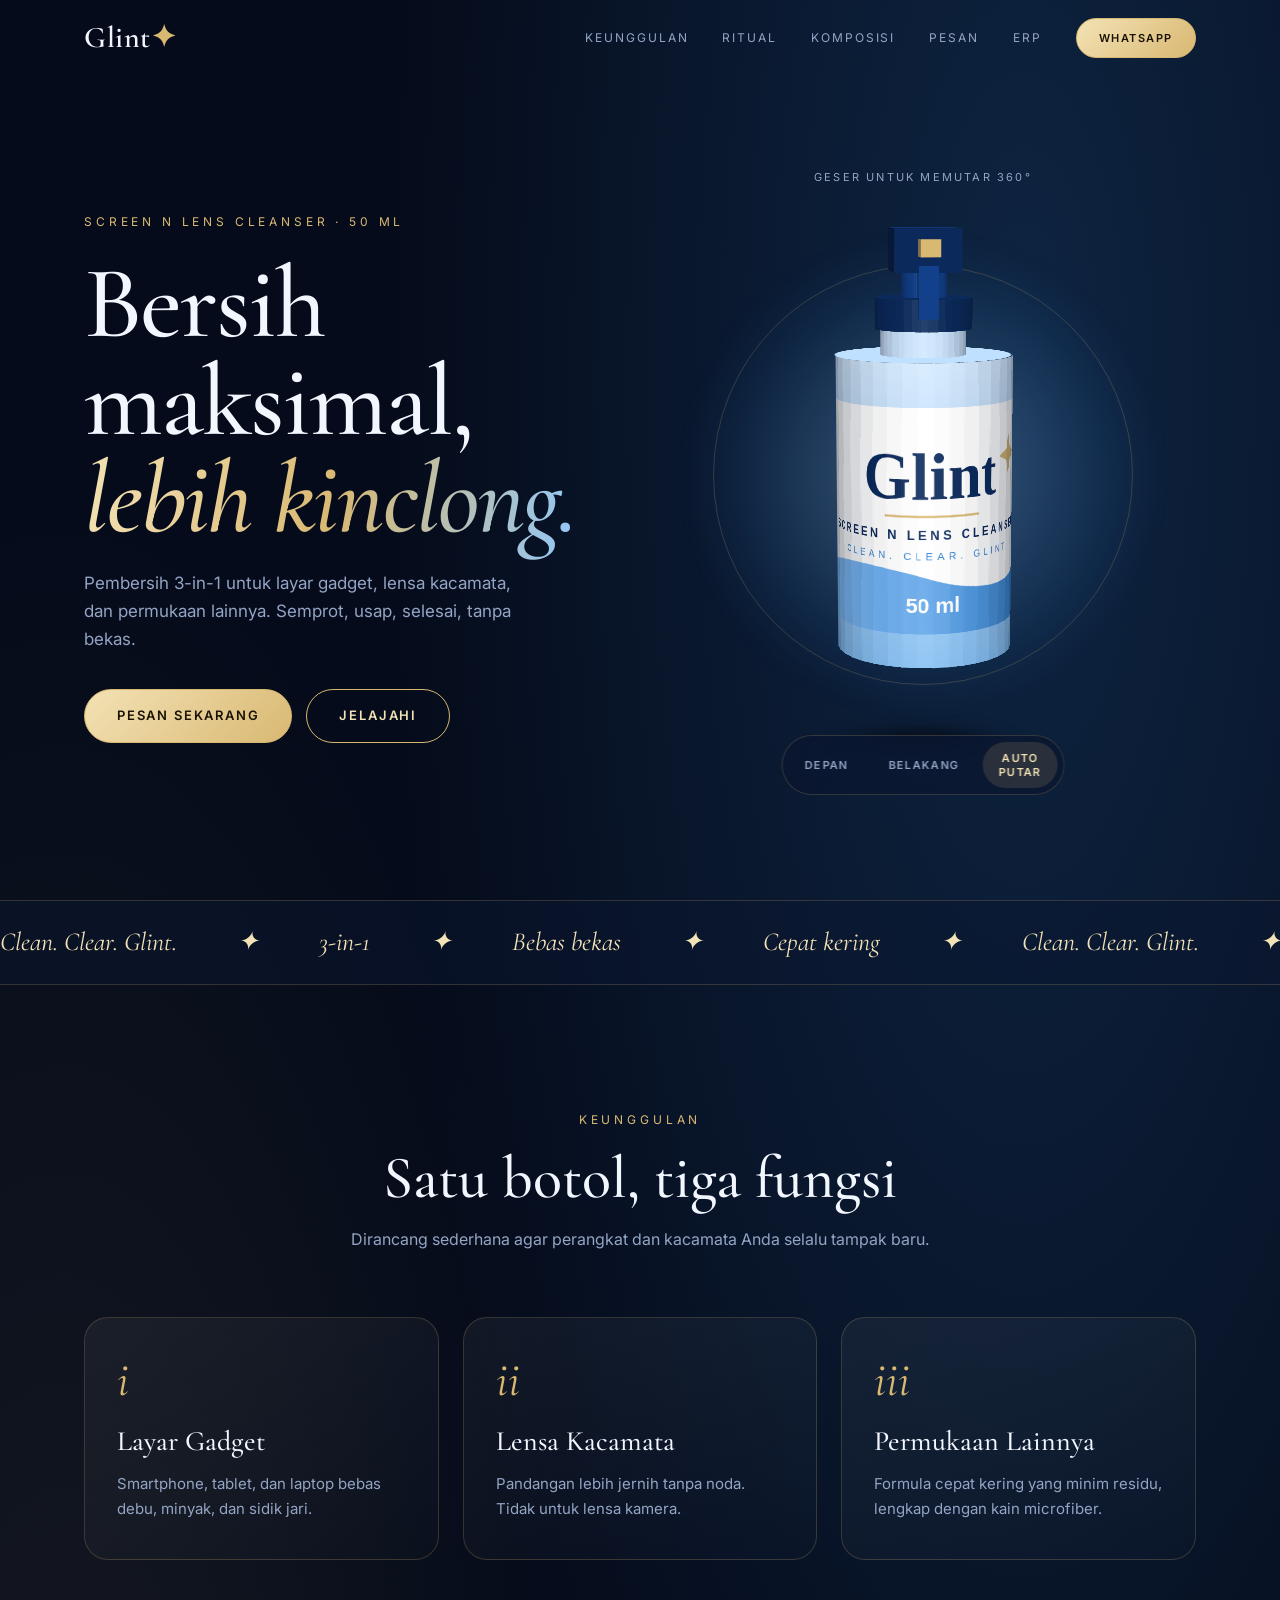
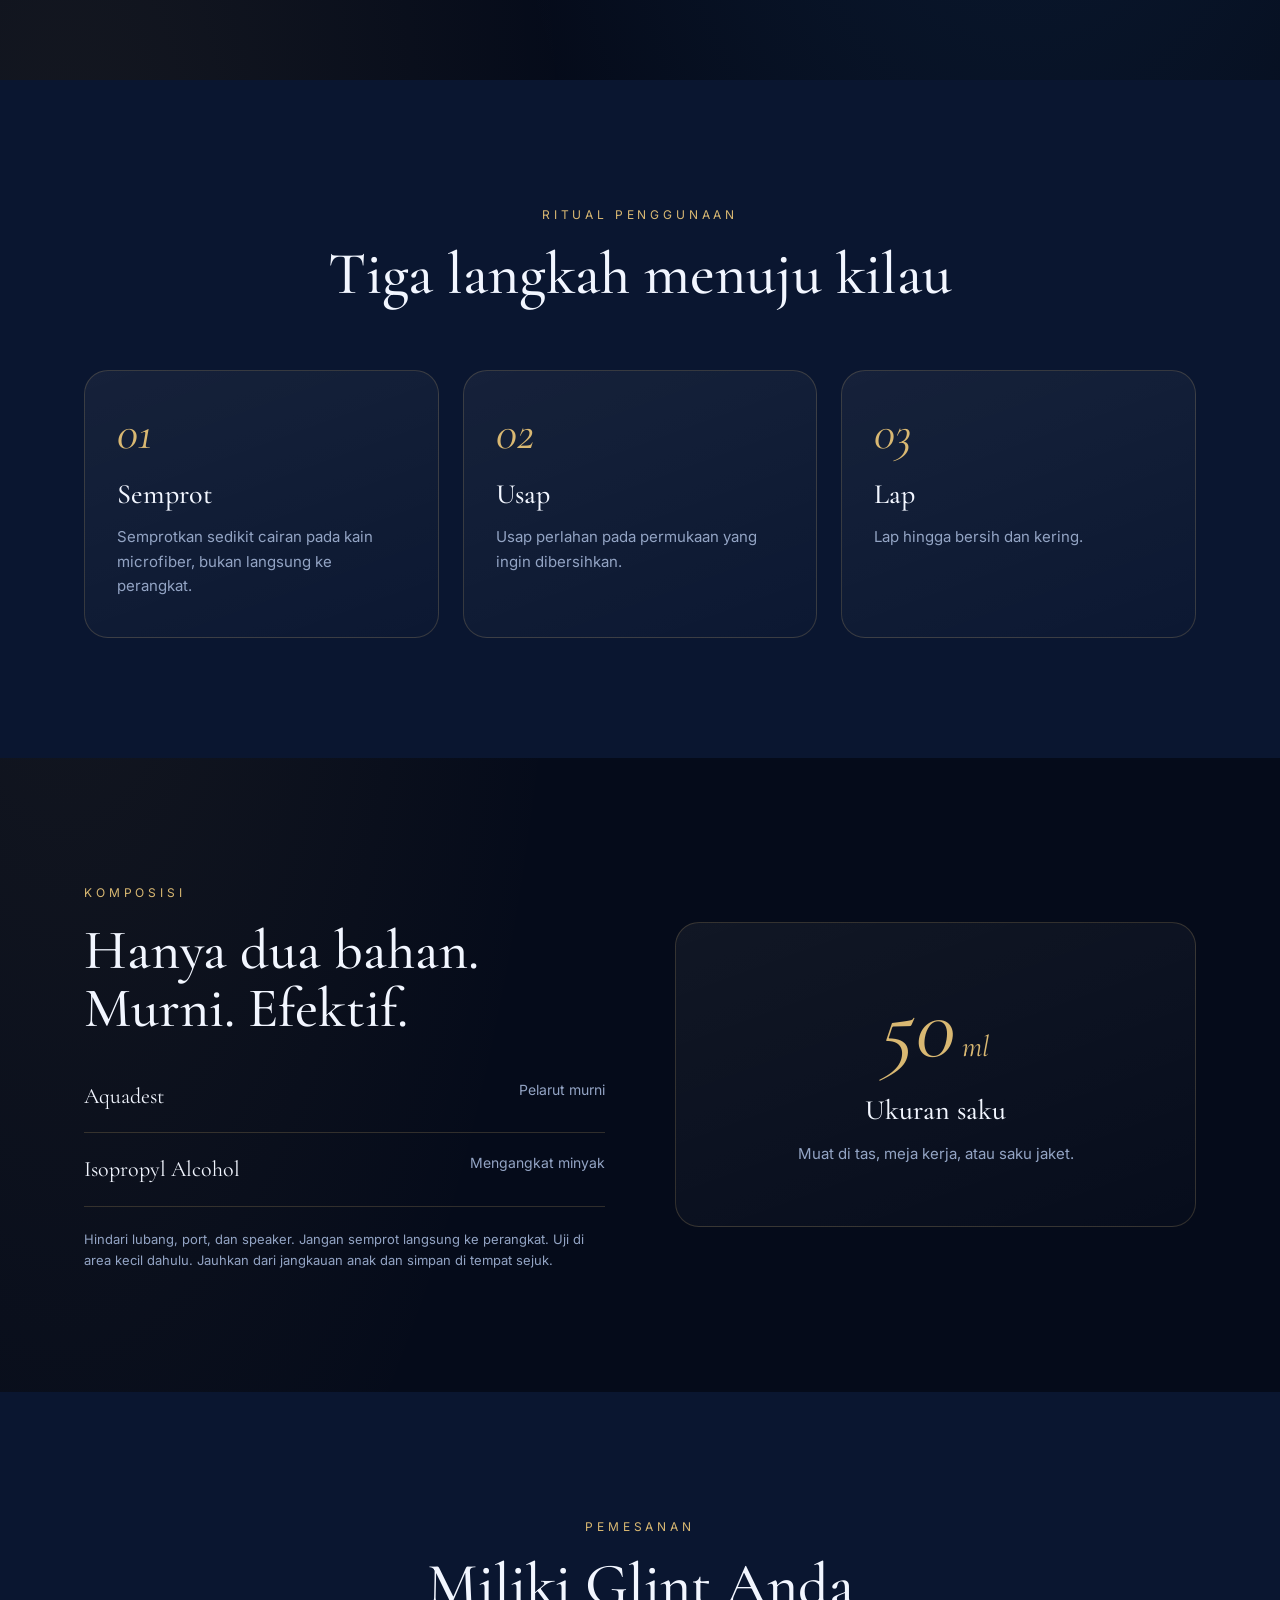
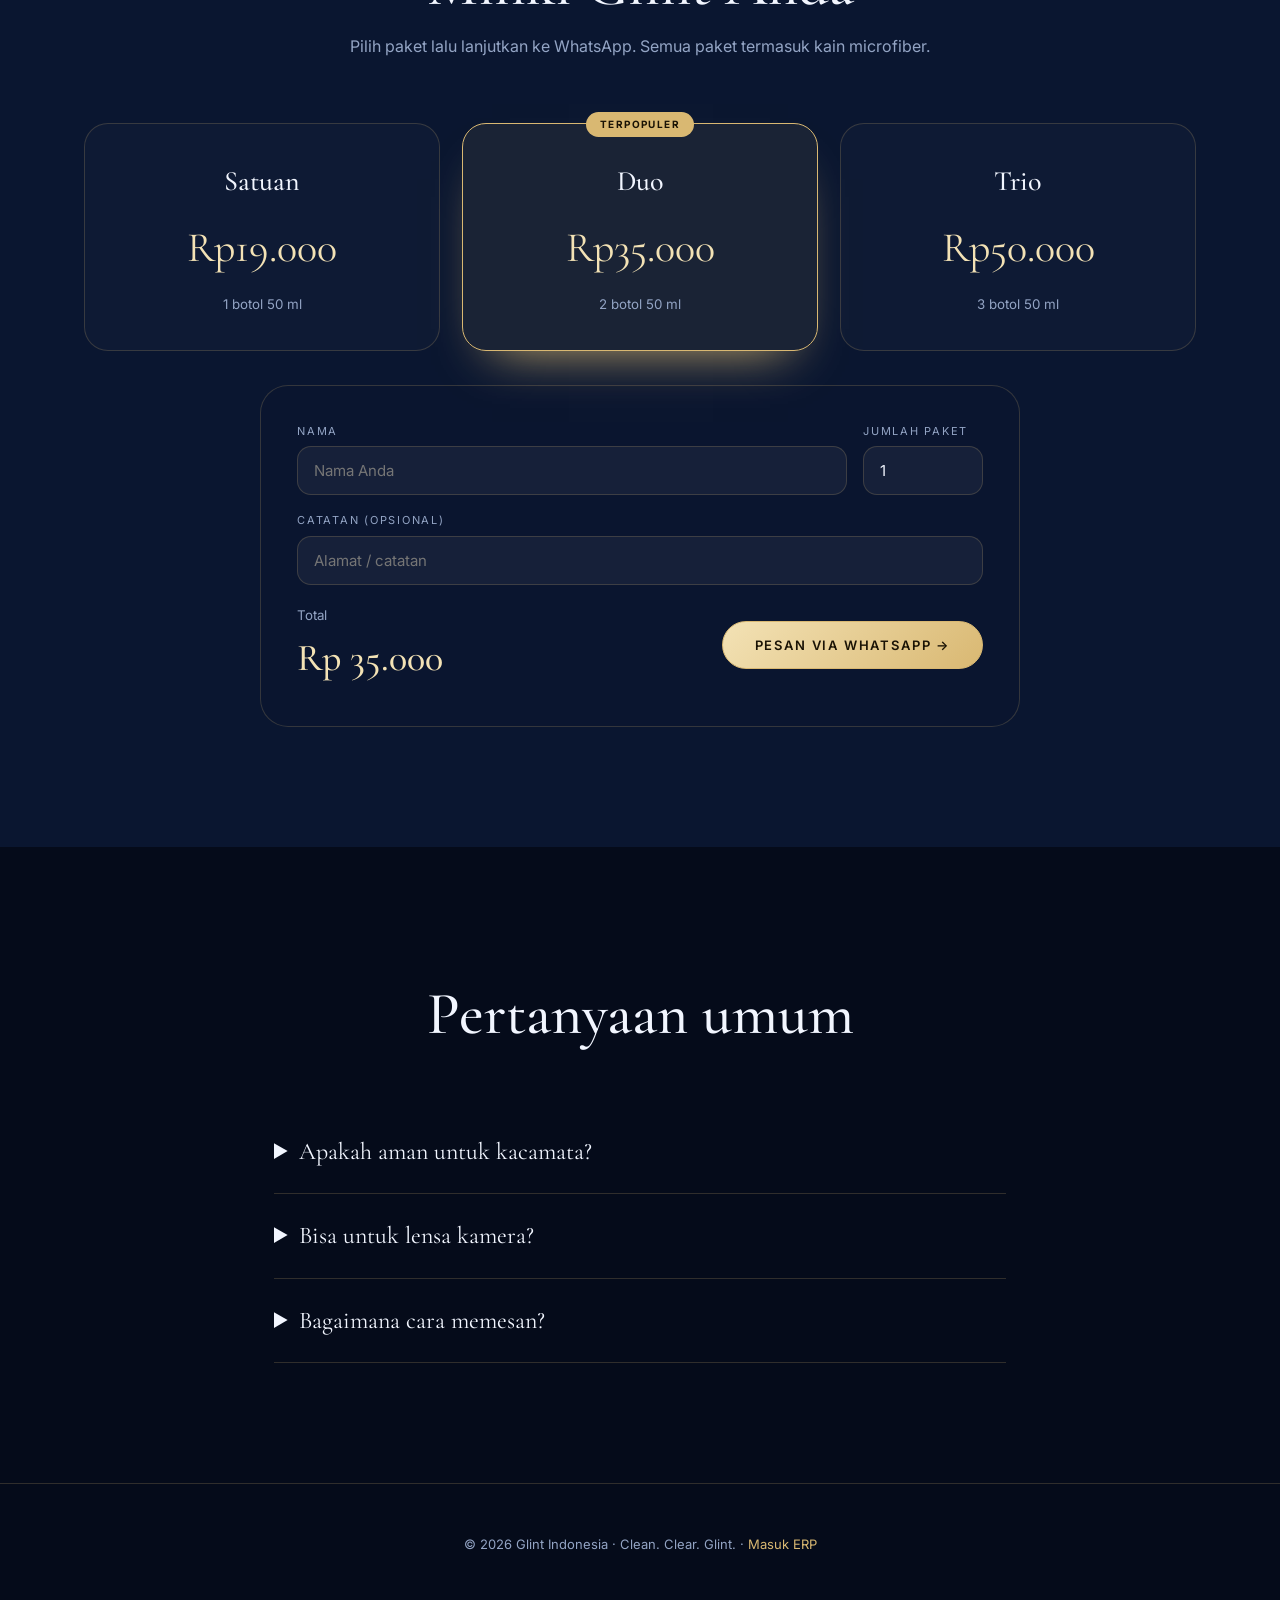
<file: index.html>
<!DOCTYPE html>
<html lang="id"><head><meta charset="utf-8"><meta name="viewport" content="width=device-width,initial-scale=1">
<title>Glint | Screen n Lens Cleanser</title>
<link href="https://fonts.googleapis.com/css2?family=Cormorant+Garamond:ital,wght@0,500;0,600;1,500&family=Inter:wght@400;500;600&display=swap" rel="stylesheet">
<link rel="stylesheet" href="css/style.css"></head><body>
<nav id="nav"><div class="wrap nv"><a class="logo" href="#top">Glint<i>✦</i></a>
<div class="links" id="links"><a href="#fitur">Keunggulan</a><a href="#cara">Ritual</a><a href="#komposisi">Komposisi</a><a href="#pesan">Pesan</a><a href="erp.html">ERP</a><a class="btn sm wa-quick" href="#">WhatsApp</a></div>
<button id="burger" aria-label="Menu">☰</button></div></nav>

<header class="hero" id="top"><div class="wrap hg">
<div class="rv"><span class="eyebrow">Screen n Lens Cleanser · 50 ml</span>
<h1>Bersih maksimal, <em>lebih kinclong.</em></h1>
<p class="lead">Pembersih 3-in-1 untuk layar gadget, lensa kacamata, dan permukaan lainnya. Semprot, usap, selesai, tanpa bekas.</p>
<div class="cta"><a class="btn" href="#pesan">Pesan Sekarang</a><a class="btn ghost" href="#fitur">Jelajahi</a></div></div>
<div class="viewer rv"><div class="halo"></div><div class="ring"></div><div class="floor"></div>
<div id="bottle3d"><div class="rig"></div></div><div class="hint">Geser untuk memutar 360°</div>
<div class="vctl"><button data-b3d="front">Depan</button><button data-b3d="back">Belakang</button><button data-b3d="spin" class="on">Auto Putar</button></div></div></div></header>

<div class="mq"><div><span>Clean. Clear. Glint.</span><span>✦</span><span>3-in-1</span><span>✦</span><span>Bebas bekas</span><span>✦</span><span>Cepat kering</span><span>✦</span><span>Clean. Clear. Glint.</span><span>✦</span><span>3-in-1</span><span>✦</span><span>Bebas bekas</span><span>✦</span><span>Cepat kering</span><span>✦</span></div></div>

<section id="fitur"><div class="wrap"><div class="hd rv"><span class="eyebrow">Keunggulan</span><h2>Satu botol, tiga fungsi</h2><p>Dirancang sederhana agar perangkat dan kacamata Anda selalu tampak baru.</p></div>
<div class="g3"><div class="card rv"><div class="n">i</div><h3>Layar Gadget</h3><p>Smartphone, tablet, dan laptop bebas debu, minyak, dan sidik jari.</p></div>
<div class="card rv"><div class="n">ii</div><h3>Lensa Kacamata</h3><p>Pandangan lebih jernih tanpa noda. Tidak untuk lensa kamera.</p></div>
<div class="card rv"><div class="n">iii</div><h3>Permukaan Lainnya</h3><p>Formula cepat kering yang minim residu, lengkap dengan kain microfiber.</p></div></div></div></section>

<section id="cara" style="background:var(--bg2)"><div class="wrap"><div class="hd rv"><span class="eyebrow">Ritual Penggunaan</span><h2>Tiga langkah menuju kilau</h2></div>
<div class="g3"><div class="card rv"><div class="n">01</div><h3>Semprot</h3><p>Semprotkan sedikit cairan pada kain microfiber, bukan langsung ke perangkat.</p></div>
<div class="card rv"><div class="n">02</div><h3>Usap</h3><p>Usap perlahan pada permukaan yang ingin dibersihkan.</p></div>
<div class="card rv"><div class="n">03</div><h3>Lap</h3><p>Lap hingga bersih dan kering.</p></div></div></div></section>

<section id="komposisi"><div class="wrap split"><div class="sp rv"><span class="eyebrow">Komposisi</span><h2>Hanya dua bahan. Murni. Efektif.</h2>
<ul class="il"><li>Aquadest <span>Pelarut murni</span></li><li>Isopropyl Alcohol <span>Mengangkat minyak</span></li></ul>
<p class="note">Hindari lubang, port, dan speaker. Jangan semprot langsung ke perangkat. Uji di area kecil dahulu. Jauhkan dari jangkauan anak dan simpan di tempat sejuk.</p></div>
<div class="card rv" style="text-align:center;padding:60px 30px"><div class="n" style="font-size:90px">50<small style="font-size:30px"> ml</small></div><h3>Ukuran saku</h3><p>Muat di tas, meja kerja, atau saku jaket.</p></div></div></section>

<section id="pesan" style="background:var(--bg2)"><div class="wrap"><div class="hd rv"><span class="eyebrow">Pemesanan</span><h2>Miliki Glint Anda</h2><p>Pilih paket lalu lanjutkan ke WhatsApp. Semua paket termasuk kain microfiber.</p></div>
<div class="pks rv"><div class="pk" data-p="satuan"><h3>Satuan</h3><div class="pr">Rp19.000</div><small>1 botol 50 ml</small></div>
<div class="pk sel" data-p="duo"><span class="bd">Terpopuler</span><h3>Duo</h3><div class="pr">Rp35.000</div><small>2 botol 50 ml</small></div>
<div class="pk" data-p="trio"><h3>Trio</h3><div class="pr">Rp50.000</div><small>3 botol 50 ml</small></div></div>
<div class="form rv"><div><label for="nama">Nama</label><input id="nama" placeholder="Nama Anda"></div><div><label for="qty">Jumlah paket</label><input id="qty" type="number" min="1" value="1"></div>
<div class="full"><label for="cat">Catatan (opsional)</label><input id="cat" placeholder="Alamat / catatan"></div>
<div class="full tt"><div><small style="color:var(--mut)">Total</small><br><b id="tot">Rp 35.000</b></div><button class="btn" id="order">Pesan via WhatsApp →</button></div></div></div></section>

<section><div class="wrap" style="max-width:780px"><div class="hd rv"><h2>Pertanyaan umum</h2></div><div class="faq rv">
<details><summary>Apakah aman untuk kacamata?</summary><p>Untuk lensa kacamata biasa. Untuk lensa berlapis khusus, uji di area kecil terlebih dahulu.</p></details>
<details><summary>Bisa untuk lensa kamera?</summary><p>Tidak. Glint tidak diperuntukkan untuk lensa kamera.</p></details>
<details><summary>Bagaimana cara memesan?</summary><p>Pilih paket, klik tombol pesan, dan Anda akan diarahkan langsung ke WhatsApp kami.</p></details></div></div></section>

<footer><div class="wrap">© 2026 Glint Indonesia · Clean. Clear. Glint. · <a href="erp.html">Masuk ERP</a></div></footer>
<script src="js/store.js"></script><script src="js/bottle3d.js"></script><script src="js/site.js"></script></body></html>
</file>
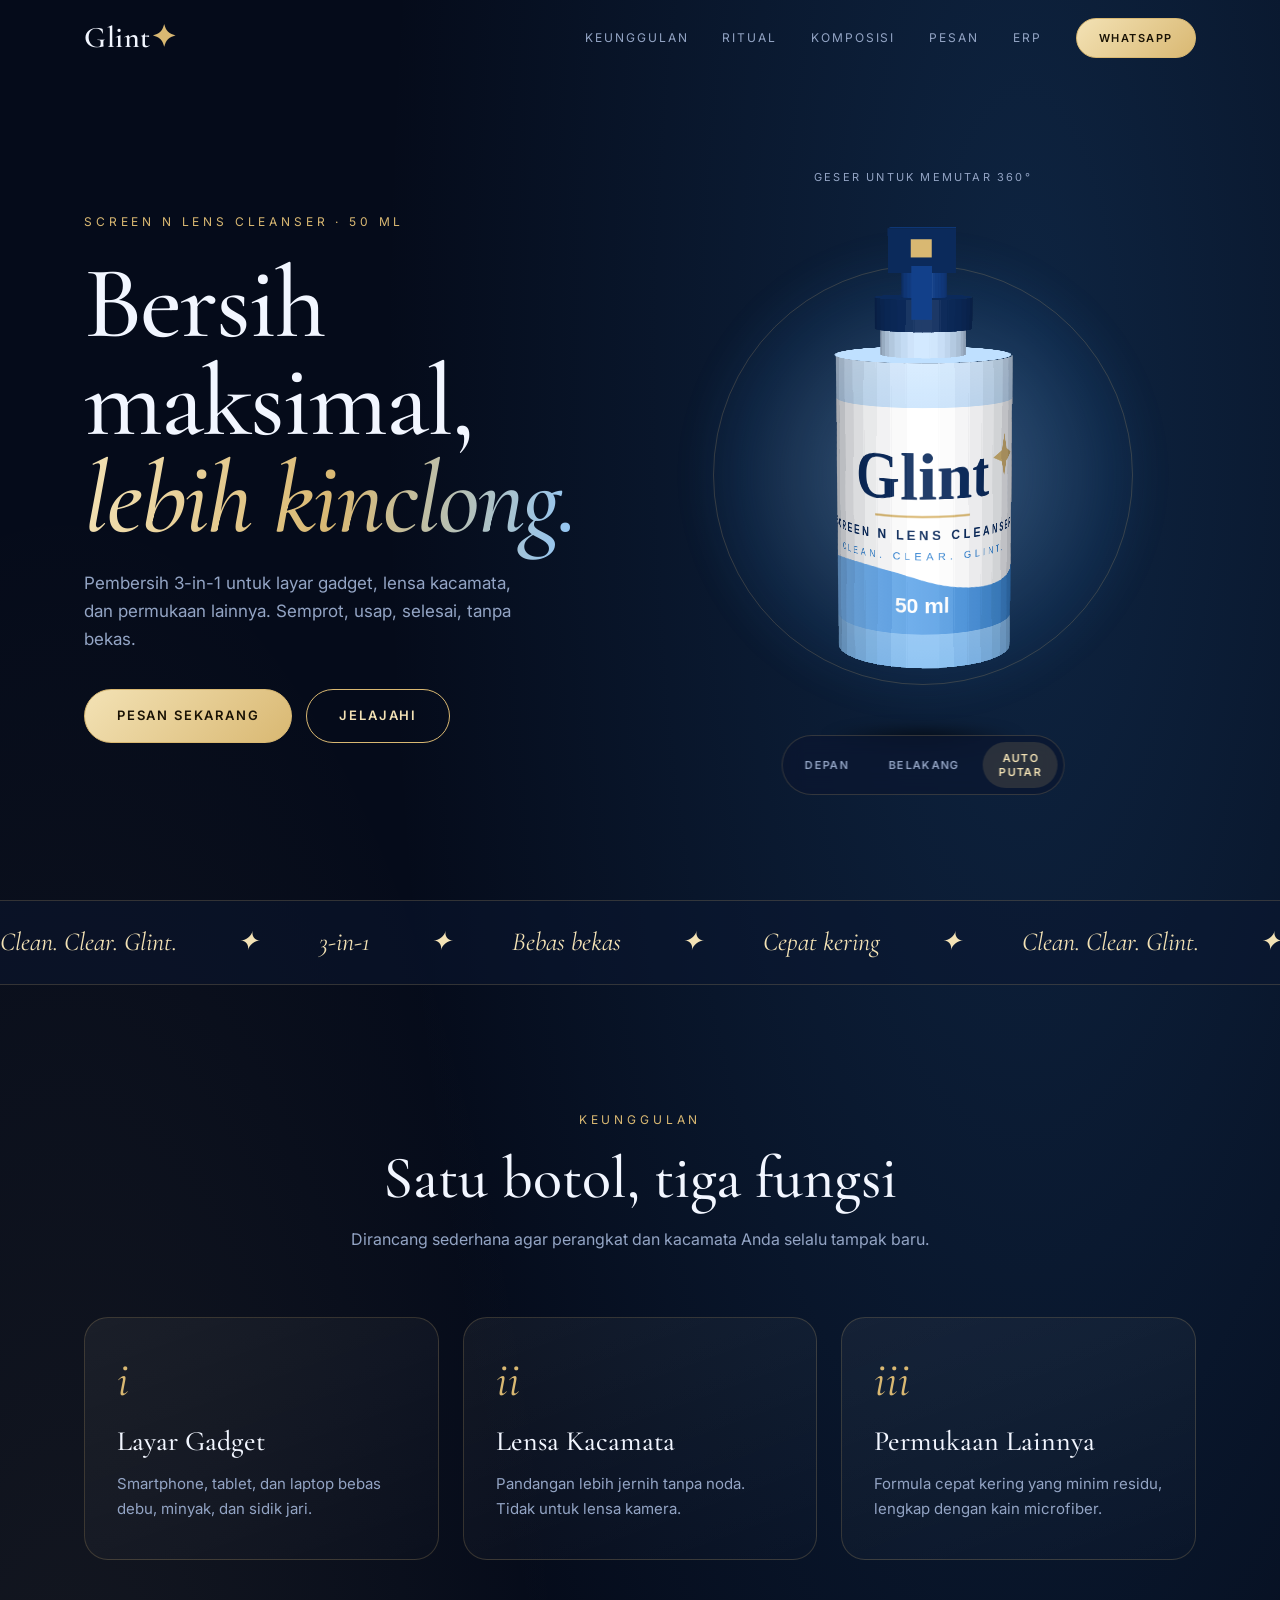
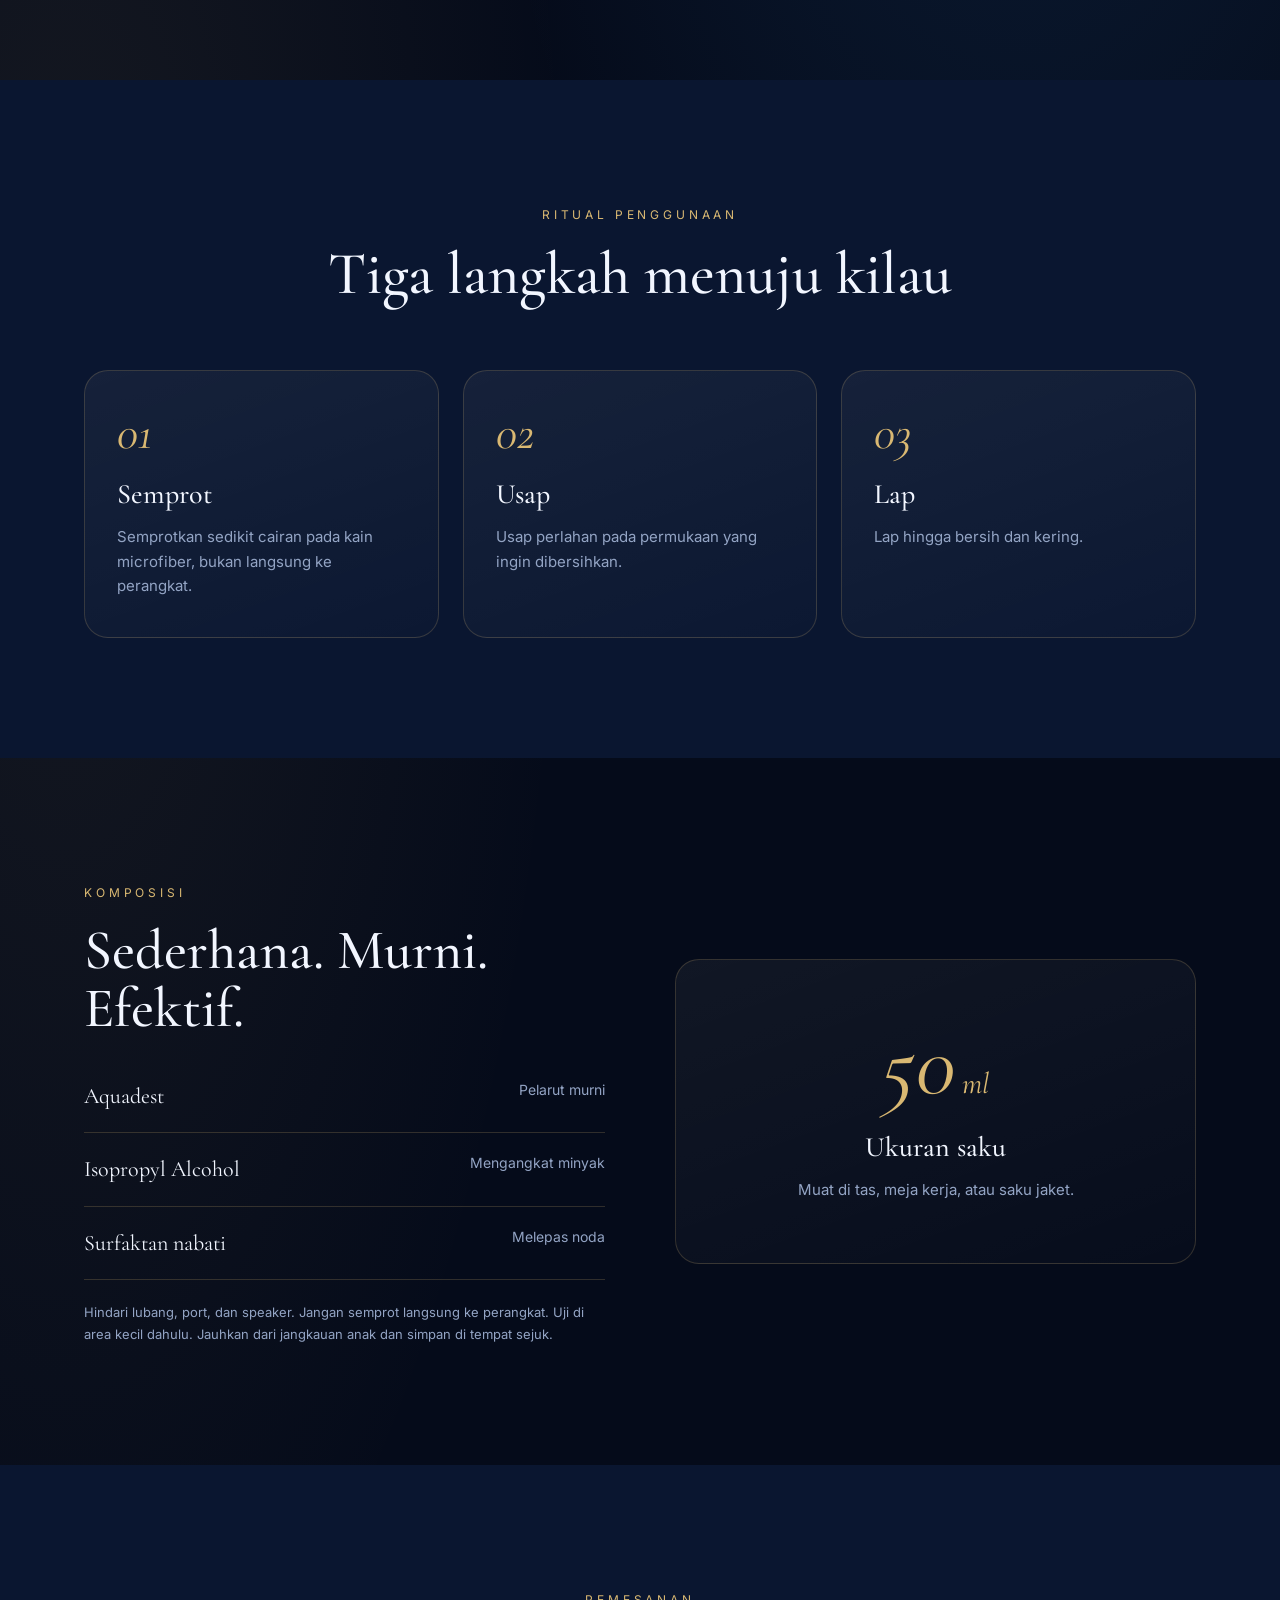
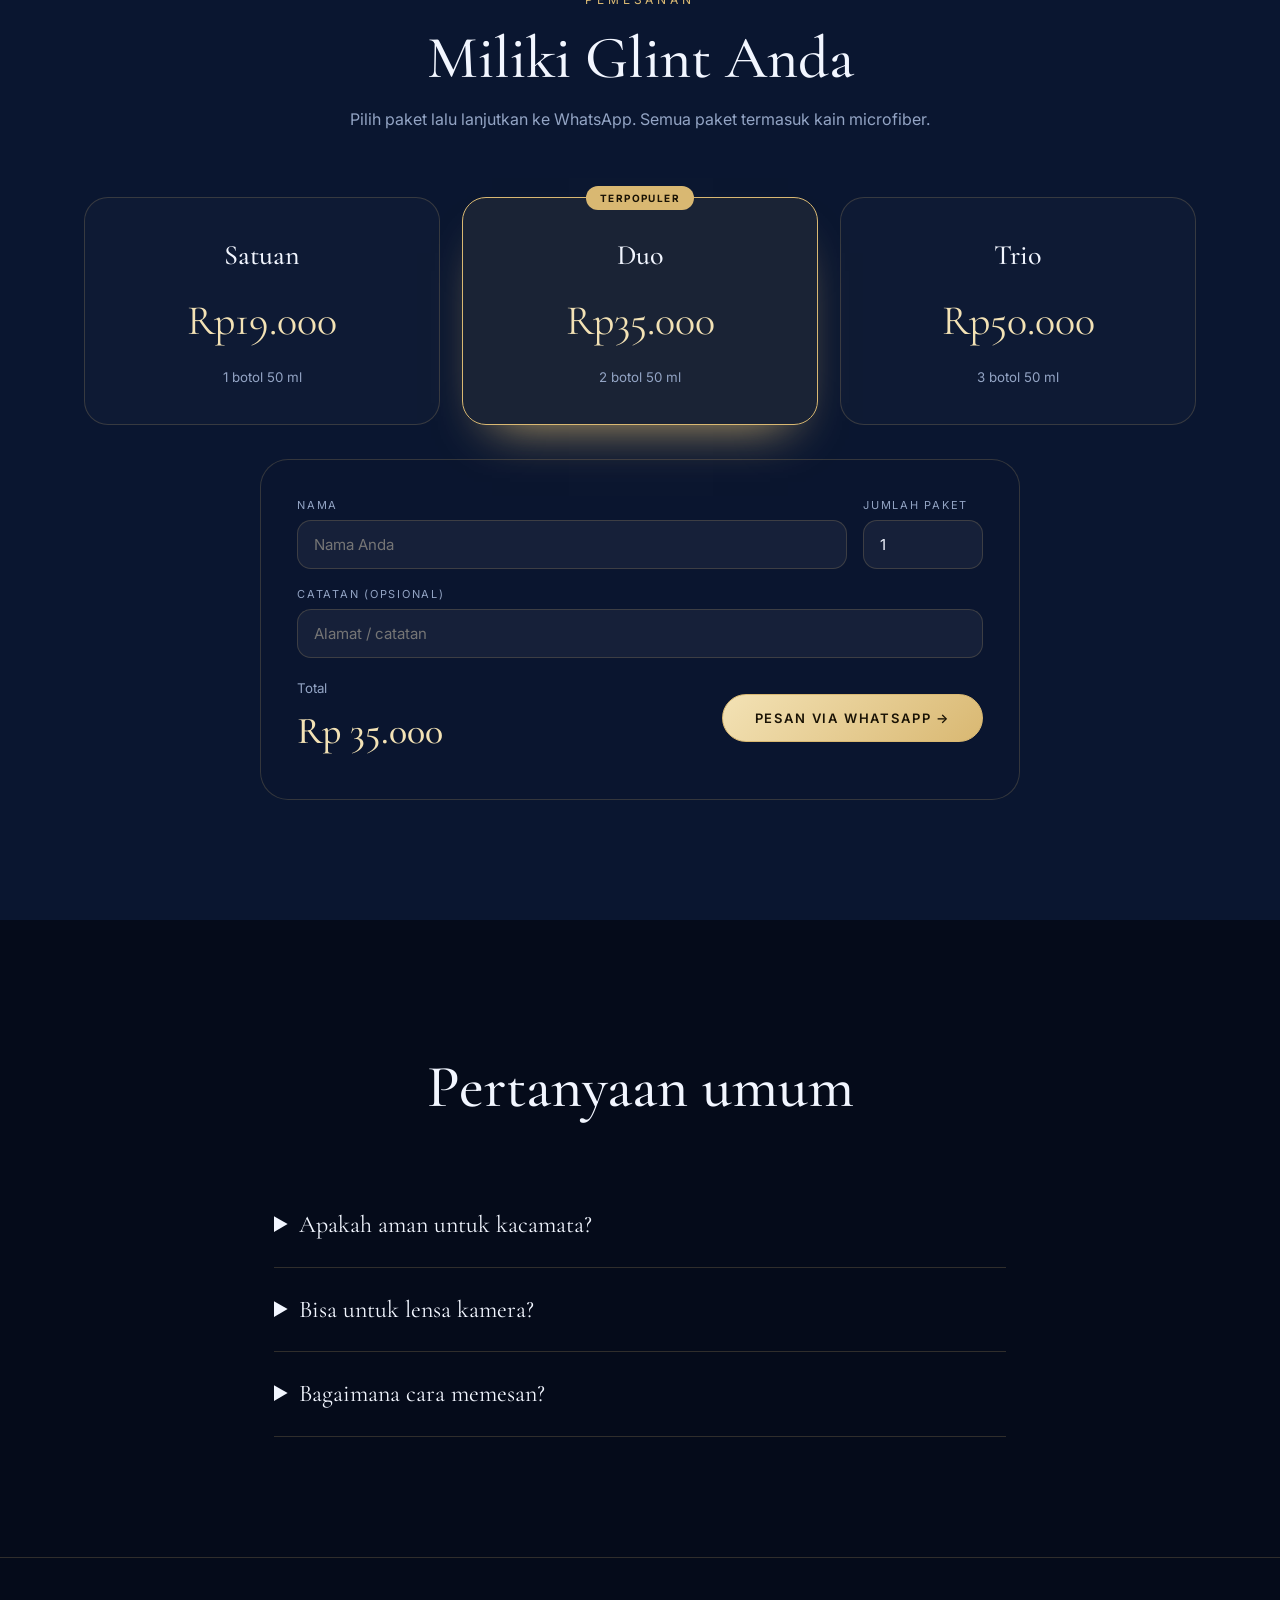
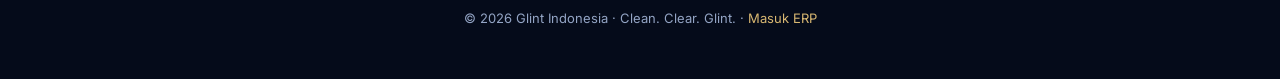
<file: glint-erp/index.html>
<!DOCTYPE html>
<html lang="id"><head><meta charset="utf-8"><meta name="viewport" content="width=device-width,initial-scale=1">
<title>Glint | Screen n Lens Cleanser</title>
<link href="https://fonts.googleapis.com/css2?family=Cormorant+Garamond:ital,wght@0,500;0,600;1,500&family=Inter:wght@400;500;600&display=swap" rel="stylesheet">
<link rel="stylesheet" href="css/style.css"></head><body>
<nav id="nav"><div class="wrap nv"><a class="logo" href="#top">Glint<i>✦</i></a>
<div class="links" id="links"><a href="#fitur">Keunggulan</a><a href="#cara">Ritual</a><a href="#komposisi">Komposisi</a><a href="#pesan">Pesan</a><a href="erp.html">ERP</a><a class="btn sm wa-quick" href="#">WhatsApp</a></div>
<button id="burger" aria-label="Menu">☰</button></div></nav>

<header class="hero" id="top"><div class="wrap hg">
<div class="rv"><span class="eyebrow">Screen n Lens Cleanser · 50 ml</span>
<h1>Bersih maksimal, <em>lebih kinclong.</em></h1>
<p class="lead">Pembersih 3-in-1 untuk layar gadget, lensa kacamata, dan permukaan lainnya. Semprot, usap, selesai, tanpa bekas.</p>
<div class="cta"><a class="btn" href="#pesan">Pesan Sekarang</a><a class="btn ghost" href="#fitur">Jelajahi</a></div></div>
<div class="viewer rv"><div class="halo"></div><div class="ring"></div><div class="floor"></div>
<div id="bottle3d"><div class="rig"></div></div><div class="hint">Geser untuk memutar 360°</div>
<div class="vctl"><button data-b3d="front">Depan</button><button data-b3d="back">Belakang</button><button data-b3d="spin" class="on">Auto Putar</button></div></div></div></header>

<div class="mq"><div><span>Clean. Clear. Glint.</span><span>✦</span><span>3-in-1</span><span>✦</span><span>Bebas bekas</span><span>✦</span><span>Cepat kering</span><span>✦</span><span>Clean. Clear. Glint.</span><span>✦</span><span>3-in-1</span><span>✦</span><span>Bebas bekas</span><span>✦</span><span>Cepat kering</span><span>✦</span></div></div>

<section id="fitur"><div class="wrap"><div class="hd rv"><span class="eyebrow">Keunggulan</span><h2>Satu botol, tiga fungsi</h2><p>Dirancang sederhana agar perangkat dan kacamata Anda selalu tampak baru.</p></div>
<div class="g3"><div class="card rv"><div class="n">i</div><h3>Layar Gadget</h3><p>Smartphone, tablet, dan laptop bebas debu, minyak, dan sidik jari.</p></div>
<div class="card rv"><div class="n">ii</div><h3>Lensa Kacamata</h3><p>Pandangan lebih jernih tanpa noda. Tidak untuk lensa kamera.</p></div>
<div class="card rv"><div class="n">iii</div><h3>Permukaan Lainnya</h3><p>Formula cepat kering yang minim residu, lengkap dengan kain microfiber.</p></div></div></div></section>

<section id="cara" style="background:var(--bg2)"><div class="wrap"><div class="hd rv"><span class="eyebrow">Ritual Penggunaan</span><h2>Tiga langkah menuju kilau</h2></div>
<div class="g3"><div class="card rv"><div class="n">01</div><h3>Semprot</h3><p>Semprotkan sedikit cairan pada kain microfiber, bukan langsung ke perangkat.</p></div>
<div class="card rv"><div class="n">02</div><h3>Usap</h3><p>Usap perlahan pada permukaan yang ingin dibersihkan.</p></div>
<div class="card rv"><div class="n">03</div><h3>Lap</h3><p>Lap hingga bersih dan kering.</p></div></div></div></section>

<section id="komposisi"><div class="wrap split"><div class="sp rv"><span class="eyebrow">Komposisi</span><h2>Sederhana. Murni. Efektif.</h2>
<ul class="il"><li>Aquadest <span>Pelarut murni</span></li><li>Isopropyl Alcohol <span>Mengangkat minyak</span></li><li>Surfaktan nabati <span>Melepas noda</span></li></ul>
<p class="note">Hindari lubang, port, dan speaker. Jangan semprot langsung ke perangkat. Uji di area kecil dahulu. Jauhkan dari jangkauan anak dan simpan di tempat sejuk.</p></div>
<div class="card rv" style="text-align:center;padding:60px 30px"><div class="n" style="font-size:90px">50<small style="font-size:30px"> ml</small></div><h3>Ukuran saku</h3><p>Muat di tas, meja kerja, atau saku jaket.</p></div></div></section>

<section id="pesan" style="background:var(--bg2)"><div class="wrap"><div class="hd rv"><span class="eyebrow">Pemesanan</span><h2>Miliki Glint Anda</h2><p>Pilih paket lalu lanjutkan ke WhatsApp. Semua paket termasuk kain microfiber.</p></div>
<div class="pks rv"><div class="pk" data-p="satuan"><h3>Satuan</h3><div class="pr">Rp19.000</div><small>1 botol 50 ml</small></div>
<div class="pk sel" data-p="duo"><span class="bd">Terpopuler</span><h3>Duo</h3><div class="pr">Rp35.000</div><small>2 botol 50 ml</small></div>
<div class="pk" data-p="trio"><h3>Trio</h3><div class="pr">Rp50.000</div><small>3 botol 50 ml</small></div></div>
<div class="form rv"><div><label for="nama">Nama</label><input id="nama" placeholder="Nama Anda"></div><div><label for="qty">Jumlah paket</label><input id="qty" type="number" min="1" value="1"></div>
<div class="full"><label for="cat">Catatan (opsional)</label><input id="cat" placeholder="Alamat / catatan"></div>
<div class="full tt"><div><small style="color:var(--mut)">Total</small><br><b id="tot">Rp 35.000</b></div><button class="btn" id="order">Pesan via WhatsApp →</button></div></div></div></section>

<section><div class="wrap" style="max-width:780px"><div class="hd rv"><h2>Pertanyaan umum</h2></div><div class="faq rv">
<details><summary>Apakah aman untuk kacamata?</summary><p>Untuk lensa kacamata biasa. Untuk lensa berlapis khusus, uji di area kecil terlebih dahulu.</p></details>
<details><summary>Bisa untuk lensa kamera?</summary><p>Tidak. Glint tidak diperuntukkan untuk lensa kamera.</p></details>
<details><summary>Bagaimana cara memesan?</summary><p>Pilih paket, klik tombol pesan, dan Anda akan diarahkan langsung ke WhatsApp kami.</p></details></div></div></section>

<footer><div class="wrap">© 2026 Glint Indonesia · Clean. Clear. Glint. · <a href="erp.html">Masuk ERP</a></div></footer>
<script src="js/store.js"></script><script src="js/bottle3d.js"></script><script src="js/site.js"></script></body></html>
</file>
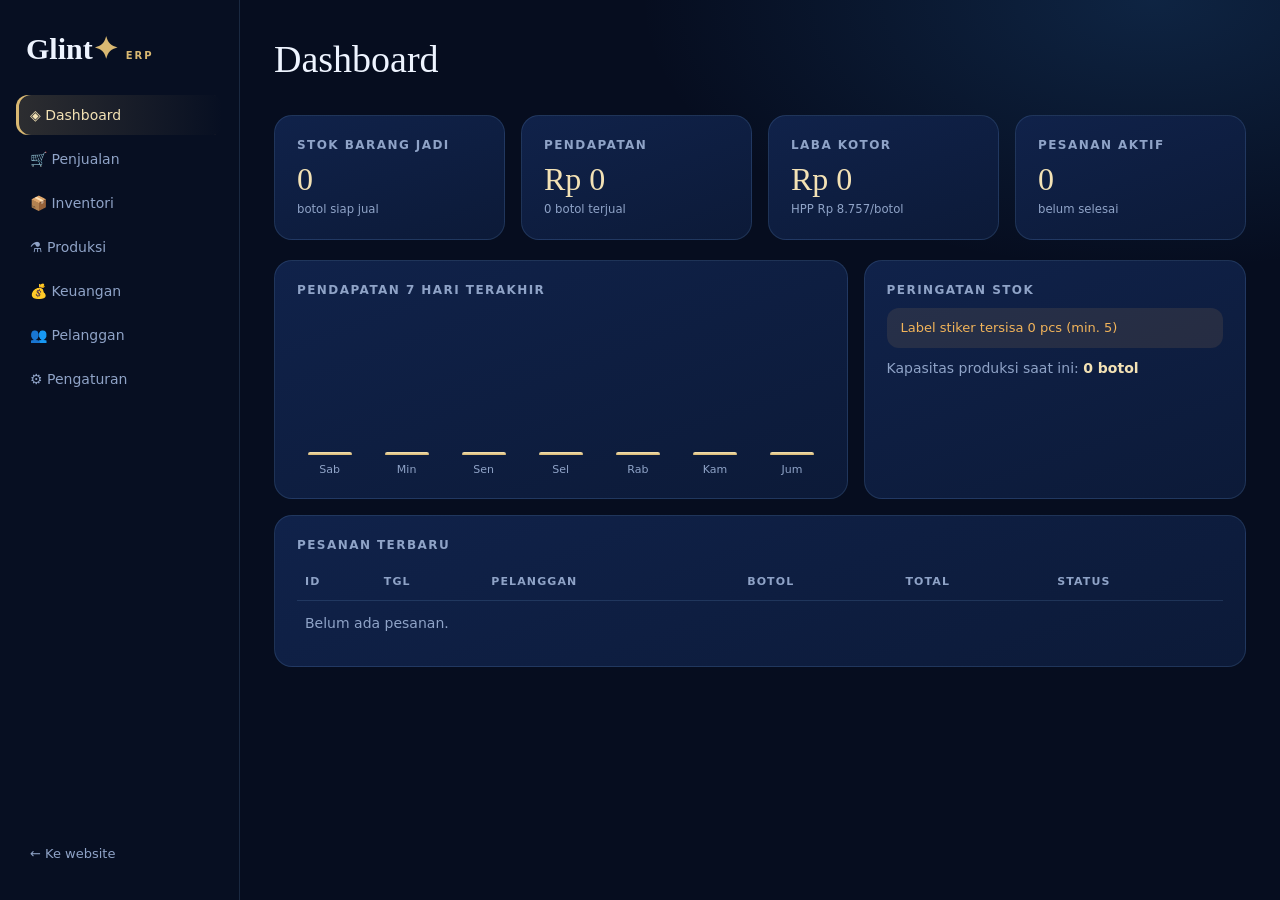
<file: erp.html>
<!DOCTYPE html>
<html lang="id"><head><meta charset="utf-8"><meta name="viewport" content="width=device-width,initial-scale=1">
<title>Glint ERP</title><link rel="stylesheet" href="css/erp.css"></head><body>
<aside id="sb"><a class="logo" href="index.html">Glint<i>✦</i><small>ERP</small></a><nav id="menu"></nav><a class="back" href="index.html">← Ke website</a></aside>
<main><header><h1 id="ttl"></h1><div id="act"></div></header><div id="view"></div></main>
<div id="md" class="md"><div class="box"><h3 id="mt"></h3><form id="mf"></form></div></div><div id="ts" class="ts"></div>
<script src="js/store.js"></script><script src="js/erp.js"></script></body></html>
</file>
<file: css/style.css>
:root{--bg:#050b1a;--bg2:#0a1630;--ink:#f2f6ff;--mut:#93a4c4;--gold:#d9b872;--gold2:#f3e2b5;--ice:#8fc8ff;--line:rgba(217,184,114,.2);--serif:'Cormorant Garamond','Playfair Display',Georgia,serif;--sans:'Inter','Plus Jakarta Sans',system-ui,-apple-system,'Segoe UI',sans-serif}
*{box-sizing:border-box;margin:0}html{scroll-behavior:smooth}
body{background:var(--bg);color:var(--ink);font-family:var(--sans);line-height:1.65;overflow-x:hidden;background-image:radial-gradient(50% 40% at 80% 8%,rgba(47,128,208,.22),transparent),radial-gradient(40% 30% at 5% 40%,rgba(217,184,114,.08),transparent)}
a{color:inherit;text-decoration:none}.wrap{max-width:1160px;margin:auto;padding:0 24px}
.serif{font-family:var(--serif)}
nav{position:fixed;top:0;left:0;right:0;z-index:50;transition:.4s}nav.sc{background:rgba(5,11,26,.78);backdrop-filter:blur(16px);border-bottom:1px solid var(--line)}
.nv{display:flex;justify-content:space-between;align-items:center;height:76px}
.logo{font-family:var(--serif);font-size:30px;font-weight:600;letter-spacing:.02em}.logo i{color:var(--gold);font-style:normal}
.links{display:flex;gap:34px;align-items:center;font-size:12px;letter-spacing:.16em;text-transform:uppercase;color:var(--mut)}.links a:hover{color:var(--gold2)}
.btn{display:inline-flex;align-items:center;gap:10px;padding:15px 32px;border-radius:99px;font-size:13px;letter-spacing:.14em;text-transform:uppercase;font-weight:600;border:1px solid var(--gold);background:linear-gradient(135deg,var(--gold2),var(--gold));color:#1a1305!important;cursor:pointer;transition:.35s;font-family:var(--sans)}
.btn:hover{transform:translateY(-3px);box-shadow:0 18px 40px -14px var(--gold)}.btn.sm{padding:10px 22px;font-size:11px}
.btn.ghost{background:transparent;color:var(--gold2)!important}.btn.ghost:hover{background:rgba(217,184,114,.1)}
#burger{display:none;background:none;border:0;color:var(--ink);font-size:26px;cursor:pointer}
.hero{min-height:100vh;display:flex;align-items:center;padding:110px 0 60px}
.hg{display:grid;grid-template-columns:1fr 1fr;gap:20px;align-items:center}
.eyebrow{font-size:12px;letter-spacing:.32em;text-transform:uppercase;color:var(--gold)}
h1{font-family:var(--serif);font-weight:500;font-size:clamp(52px,8vw,106px);line-height:.95;letter-spacing:-.02em;margin:22px 0}
h1 em{font-style:italic;background:linear-gradient(100deg,var(--gold2),var(--gold) 50%,var(--ice));-webkit-background-clip:text;background-clip:text;color:transparent;padding-right:.1em}
.lead{color:var(--mut);max-width:460px;font-size:17px}.cta{display:flex;gap:14px;margin-top:36px;flex-wrap:wrap}
.viewer{position:relative;height:min(640px,78vh)}
#bottle3d{position:absolute;inset:0;perspective:1100px;cursor:grab;touch-action:pan-y;user-select:none}#bottle3d.grab{cursor:grabbing}
.rig{position:absolute;left:50%;top:54%;width:0;height:0;transform-style:preserve-3d}
.halo{position:absolute;left:50%;top:50%;width:min(480px,90%);aspect-ratio:1;transform:translate(-50%,-50%);border-radius:50%;background:radial-gradient(circle,rgba(143,200,255,.35),rgba(47,128,208,.1) 55%,transparent 70%);filter:blur(10px)}
.ring{position:absolute;left:50%;top:50%;width:min(420px,80%);aspect-ratio:1;transform:translate(-50%,-50%);border:1px solid var(--line);border-radius:50%}
.floor{position:absolute;left:50%;bottom:7%;width:200px;height:26px;transform:translateX(-50%);background:radial-gradient(ellipse,rgba(0,0,0,.65),transparent 70%);filter:blur(6px)}
.vctl{position:absolute;bottom:0;left:50%;transform:translateX(-50%);display:flex;gap:8px;z-index:3;background:rgba(10,22,48,.7);backdrop-filter:blur(10px);border:1px solid var(--line);border-radius:99px;padding:6px}
.vctl button{background:none;border:0;color:var(--mut);font:600 11px var(--sans);letter-spacing:.12em;text-transform:uppercase;padding:9px 16px;border-radius:99px;cursor:pointer}.vctl button:hover,.vctl button.on{background:rgba(217,184,114,.15);color:var(--gold2)}
.hint{position:absolute;top:2%;left:50%;transform:translateX(-50%);font-size:11px;letter-spacing:.2em;text-transform:uppercase;color:var(--mut)}
.mq{border-block:1px solid var(--line);overflow:hidden;padding:20px 0;background:rgba(10,22,48,.5)}
.mq div{display:flex;gap:60px;width:max-content;animation:mq 30s linear infinite;font-family:var(--serif);font-size:26px;font-style:italic;color:var(--gold2);white-space:nowrap}
@keyframes mq{to{transform:translateX(-50%)}}
section{padding:120px 0}.hd{text-align:center;max-width:640px;margin:0 auto 64px}
.hd h2{font-family:var(--serif);font-weight:500;font-size:clamp(36px,5vw,60px);line-height:1.05;margin:16px 0}.hd p{color:var(--mut)}
.g3{display:grid;grid-template-columns:repeat(3,1fr);gap:24px}
.card{background:linear-gradient(160deg,rgba(255,255,255,.05),rgba(255,255,255,.01));border:1px solid var(--line);border-radius:24px;padding:38px 32px;transition:.4s}
.card:hover{transform:translateY(-8px);border-color:var(--gold);box-shadow:0 30px 60px -34px var(--gold)}
.card .n{font-family:var(--serif);font-size:48px;color:var(--gold);line-height:1;font-style:italic}.card h3{font-family:var(--serif);font-size:28px;font-weight:500;margin:14px 0 8px}.card p{color:var(--mut);font-size:15px}
.split{display:grid;grid-template-columns:1fr 1fr;gap:70px;align-items:center}
.sp h2{font-family:var(--serif);font-weight:500;font-size:clamp(34px,4.6vw,56px);line-height:1.05;margin:16px 0 22px}
.il{list-style:none;padding:0}.il li{display:flex;justify-content:space-between;padding:18px 0;border-bottom:1px solid var(--line);font-family:var(--serif);font-size:22px}.il span{font-family:var(--sans);font-size:14px;color:var(--mut)}
.note{color:var(--mut);font-size:13px;margin-top:22px}
.pks{display:grid;grid-template-columns:repeat(3,1fr);gap:22px;margin-bottom:34px}
.pk{border:1px solid var(--line);border-radius:24px;padding:34px 24px;text-align:center;cursor:pointer;transition:.35s;background:rgba(255,255,255,.02);position:relative}
.pk:hover{transform:translateY(-6px)}.pk.sel{border-color:var(--gold);background:rgba(217,184,114,.08);box-shadow:0 26px 50px -30px var(--gold)}
.pk h3{font-family:var(--serif);font-size:28px;font-weight:500}.pk .pr{font-family:var(--serif);font-size:42px;color:var(--gold2);margin:8px 0}.pk small{color:var(--mut)}
.pk .bd{position:absolute;top:-12px;left:50%;transform:translateX(-50%);background:var(--gold);color:#1a1305;font-size:10px;letter-spacing:.14em;text-transform:uppercase;font-weight:700;padding:4px 14px;border-radius:99px}
.form{max-width:760px;margin:auto;border:1px solid var(--line);border-radius:28px;padding:36px;background:rgba(10,22,48,.6);display:grid;grid-template-columns:1fr 120px;gap:16px}
.form label{display:block;font-size:11px;letter-spacing:.16em;text-transform:uppercase;color:var(--mut);margin-bottom:6px}
.form input{width:100%;background:rgba(255,255,255,.05);border:1px solid var(--line);border-radius:14px;padding:14px 16px;color:var(--ink);font:15px var(--sans)}.form input:focus{outline:0;border-color:var(--gold)}
.form .full{grid-column:1/-1}.tt{display:flex;justify-content:space-between;align-items:center;gap:16px;flex-wrap:wrap}.tt b{font-family:var(--serif);font-size:38px;color:var(--gold2);font-weight:500}
.faq details{border-bottom:1px solid var(--line);padding:22px 0}.faq summary{font-family:var(--serif);font-size:24px;cursor:pointer}.faq p{color:var(--mut);margin-top:10px}
footer{border-top:1px solid var(--line);padding:50px 0;text-align:center;color:var(--mut);font-size:13px}footer a{color:var(--gold)}
.rv{opacity:0;transform:translateY(34px);transition:opacity 1s,transform 1s}.rv.in{opacity:1;transform:none}
@media(prefers-reduced-motion:reduce){*{animation:none!important;transition:none!important}.rv{opacity:1;transform:none}}
@media(max-width:860px){.links{position:absolute;top:76px;left:0;right:0;flex-direction:column;background:rgba(5,11,26,.96);padding:26px;display:none;border-bottom:1px solid var(--line)}.links.open{display:flex}#burger{display:block}
.hg,.split,.g3,.pks{grid-template-columns:1fr}.hero{padding-top:96px}.viewer{height:500px}section{padding:76px 0}.form{grid-template-columns:1fr;padding:24px}}
</file>
<file: glint-erp/css/style.css>
:root{--bg:#050b1a;--bg2:#0a1630;--ink:#f2f6ff;--mut:#93a4c4;--gold:#d9b872;--gold2:#f3e2b5;--ice:#8fc8ff;--line:rgba(217,184,114,.2);--serif:'Cormorant Garamond','Playfair Display',Georgia,serif;--sans:'Inter','Plus Jakarta Sans',system-ui,-apple-system,'Segoe UI',sans-serif}
*{box-sizing:border-box;margin:0}html{scroll-behavior:smooth}
body{background:var(--bg);color:var(--ink);font-family:var(--sans);line-height:1.65;overflow-x:hidden;background-image:radial-gradient(50% 40% at 80% 8%,rgba(47,128,208,.22),transparent),radial-gradient(40% 30% at 5% 40%,rgba(217,184,114,.08),transparent)}
a{color:inherit;text-decoration:none}.wrap{max-width:1160px;margin:auto;padding:0 24px}
.serif{font-family:var(--serif)}
nav{position:fixed;top:0;left:0;right:0;z-index:50;transition:.4s}nav.sc{background:rgba(5,11,26,.78);backdrop-filter:blur(16px);border-bottom:1px solid var(--line)}
.nv{display:flex;justify-content:space-between;align-items:center;height:76px}
.logo{font-family:var(--serif);font-size:30px;font-weight:600;letter-spacing:.02em}.logo i{color:var(--gold);font-style:normal}
.links{display:flex;gap:34px;align-items:center;font-size:12px;letter-spacing:.16em;text-transform:uppercase;color:var(--mut)}.links a:hover{color:var(--gold2)}
.btn{display:inline-flex;align-items:center;gap:10px;padding:15px 32px;border-radius:99px;font-size:13px;letter-spacing:.14em;text-transform:uppercase;font-weight:600;border:1px solid var(--gold);background:linear-gradient(135deg,var(--gold2),var(--gold));color:#1a1305!important;cursor:pointer;transition:.35s;font-family:var(--sans)}
.btn:hover{transform:translateY(-3px);box-shadow:0 18px 40px -14px var(--gold)}.btn.sm{padding:10px 22px;font-size:11px}
.btn.ghost{background:transparent;color:var(--gold2)!important}.btn.ghost:hover{background:rgba(217,184,114,.1)}
#burger{display:none;background:none;border:0;color:var(--ink);font-size:26px;cursor:pointer}
.hero{min-height:100vh;display:flex;align-items:center;padding:110px 0 60px}
.hg{display:grid;grid-template-columns:1fr 1fr;gap:20px;align-items:center}
.eyebrow{font-size:12px;letter-spacing:.32em;text-transform:uppercase;color:var(--gold)}
h1{font-family:var(--serif);font-weight:500;font-size:clamp(52px,8vw,106px);line-height:.95;letter-spacing:-.02em;margin:22px 0}
h1 em{font-style:italic;background:linear-gradient(100deg,var(--gold2),var(--gold) 50%,var(--ice));-webkit-background-clip:text;background-clip:text;color:transparent;padding-right:.1em}
.lead{color:var(--mut);max-width:460px;font-size:17px}.cta{display:flex;gap:14px;margin-top:36px;flex-wrap:wrap}
.viewer{position:relative;height:min(640px,78vh)}
#bottle3d{position:absolute;inset:0;perspective:1100px;cursor:grab;touch-action:pan-y;user-select:none}#bottle3d.grab{cursor:grabbing}
.rig{position:absolute;left:50%;top:54%;width:0;height:0;transform-style:preserve-3d}
.halo{position:absolute;left:50%;top:50%;width:min(480px,90%);aspect-ratio:1;transform:translate(-50%,-50%);border-radius:50%;background:radial-gradient(circle,rgba(143,200,255,.35),rgba(47,128,208,.1) 55%,transparent 70%);filter:blur(10px)}
.ring{position:absolute;left:50%;top:50%;width:min(420px,80%);aspect-ratio:1;transform:translate(-50%,-50%);border:1px solid var(--line);border-radius:50%}
.floor{position:absolute;left:50%;bottom:7%;width:200px;height:26px;transform:translateX(-50%);background:radial-gradient(ellipse,rgba(0,0,0,.65),transparent 70%);filter:blur(6px)}
.vctl{position:absolute;bottom:0;left:50%;transform:translateX(-50%);display:flex;gap:8px;z-index:3;background:rgba(10,22,48,.7);backdrop-filter:blur(10px);border:1px solid var(--line);border-radius:99px;padding:6px}
.vctl button{background:none;border:0;color:var(--mut);font:600 11px var(--sans);letter-spacing:.12em;text-transform:uppercase;padding:9px 16px;border-radius:99px;cursor:pointer}.vctl button:hover,.vctl button.on{background:rgba(217,184,114,.15);color:var(--gold2)}
.hint{position:absolute;top:2%;left:50%;transform:translateX(-50%);font-size:11px;letter-spacing:.2em;text-transform:uppercase;color:var(--mut)}
.mq{border-block:1px solid var(--line);overflow:hidden;padding:20px 0;background:rgba(10,22,48,.5)}
.mq div{display:flex;gap:60px;width:max-content;animation:mq 30s linear infinite;font-family:var(--serif);font-size:26px;font-style:italic;color:var(--gold2);white-space:nowrap}
@keyframes mq{to{transform:translateX(-50%)}}
section{padding:120px 0}.hd{text-align:center;max-width:640px;margin:0 auto 64px}
.hd h2{font-family:var(--serif);font-weight:500;font-size:clamp(36px,5vw,60px);line-height:1.05;margin:16px 0}.hd p{color:var(--mut)}
.g3{display:grid;grid-template-columns:repeat(3,1fr);gap:24px}
.card{background:linear-gradient(160deg,rgba(255,255,255,.05),rgba(255,255,255,.01));border:1px solid var(--line);border-radius:24px;padding:38px 32px;transition:.4s}
.card:hover{transform:translateY(-8px);border-color:var(--gold);box-shadow:0 30px 60px -34px var(--gold)}
.card .n{font-family:var(--serif);font-size:48px;color:var(--gold);line-height:1;font-style:italic}.card h3{font-family:var(--serif);font-size:28px;font-weight:500;margin:14px 0 8px}.card p{color:var(--mut);font-size:15px}
.split{display:grid;grid-template-columns:1fr 1fr;gap:70px;align-items:center}
.sp h2{font-family:var(--serif);font-weight:500;font-size:clamp(34px,4.6vw,56px);line-height:1.05;margin:16px 0 22px}
.il{list-style:none;padding:0}.il li{display:flex;justify-content:space-between;padding:18px 0;border-bottom:1px solid var(--line);font-family:var(--serif);font-size:22px}.il span{font-family:var(--sans);font-size:14px;color:var(--mut)}
.note{color:var(--mut);font-size:13px;margin-top:22px}
.pks{display:grid;grid-template-columns:repeat(3,1fr);gap:22px;margin-bottom:34px}
.pk{border:1px solid var(--line);border-radius:24px;padding:34px 24px;text-align:center;cursor:pointer;transition:.35s;background:rgba(255,255,255,.02);position:relative}
.pk:hover{transform:translateY(-6px)}.pk.sel{border-color:var(--gold);background:rgba(217,184,114,.08);box-shadow:0 26px 50px -30px var(--gold)}
.pk h3{font-family:var(--serif);font-size:28px;font-weight:500}.pk .pr{font-family:var(--serif);font-size:42px;color:var(--gold2);margin:8px 0}.pk small{color:var(--mut)}
.pk .bd{position:absolute;top:-12px;left:50%;transform:translateX(-50%);background:var(--gold);color:#1a1305;font-size:10px;letter-spacing:.14em;text-transform:uppercase;font-weight:700;padding:4px 14px;border-radius:99px}
.form{max-width:760px;margin:auto;border:1px solid var(--line);border-radius:28px;padding:36px;background:rgba(10,22,48,.6);display:grid;grid-template-columns:1fr 120px;gap:16px}
.form label{display:block;font-size:11px;letter-spacing:.16em;text-transform:uppercase;color:var(--mut);margin-bottom:6px}
.form input{width:100%;background:rgba(255,255,255,.05);border:1px solid var(--line);border-radius:14px;padding:14px 16px;color:var(--ink);font:15px var(--sans)}.form input:focus{outline:0;border-color:var(--gold)}
.form .full{grid-column:1/-1}.tt{display:flex;justify-content:space-between;align-items:center;gap:16px;flex-wrap:wrap}.tt b{font-family:var(--serif);font-size:38px;color:var(--gold2);font-weight:500}
.faq details{border-bottom:1px solid var(--line);padding:22px 0}.faq summary{font-family:var(--serif);font-size:24px;cursor:pointer}.faq p{color:var(--mut);margin-top:10px}
footer{border-top:1px solid var(--line);padding:50px 0;text-align:center;color:var(--mut);font-size:13px}footer a{color:var(--gold)}
.rv{opacity:0;transform:translateY(34px);transition:opacity 1s,transform 1s}.rv.in{opacity:1;transform:none}
@media(prefers-reduced-motion:reduce){*{animation:none!important;transition:none!important}.rv{opacity:1;transform:none}}
@media(max-width:860px){.links{position:absolute;top:76px;left:0;right:0;flex-direction:column;background:rgba(5,11,26,.96);padding:26px;display:none;border-bottom:1px solid var(--line)}.links.open{display:flex}#burger{display:block}
.hg,.split,.g3,.pks{grid-template-columns:1fr}.hero{padding-top:96px}.viewer{height:500px}section{padding:76px 0}.form{grid-template-columns:1fr;padding:24px}}
</file>
<file: css/erp.css>
:root{--bg:#060d1f;--card:#0c1a38;--card2:#10224a;--ink:#eef4ff;--mut:#8fa3c7;--gold:#d9b872;--gold2:#f3e2b5;--ice:#8fc8ff;--line:rgba(143,200,255,.14);--ok:#5ad19a;--warn:#f2b45a;--bad:#ef6b73;--serif:'Cormorant Garamond',Georgia,serif;--sans:'Inter',system-ui,-apple-system,'Segoe UI',sans-serif}
*{box-sizing:border-box;margin:0}body{background:var(--bg);color:var(--ink);font:14px/1.55 var(--sans);display:grid;grid-template-columns:240px 1fr;min-height:100vh;background-image:radial-gradient(40% 30% at 90% 0,rgba(47,128,208,.2),transparent)}
a{color:inherit;text-decoration:none}aside{position:sticky;top:0;height:100vh;padding:26px 16px;border-right:1px solid var(--line);background:rgba(8,16,36,.8);display:flex;flex-direction:column;gap:22px}
.logo{font-family:var(--serif);font-size:30px;font-weight:600;padding:0 10px}.logo i{color:var(--gold);font-style:normal}.logo small{font:600 10px var(--sans);letter-spacing:.2em;color:var(--gold);margin-left:8px}
#menu{display:flex;flex-direction:column;gap:4px;flex:1}#menu button{display:flex;gap:12px;align-items:center;background:none;border:0;color:var(--mut);padding:12px 14px;border-radius:12px;font:500 14px var(--sans);cursor:pointer;text-align:left;transition:.2s}
#menu button:hover{background:rgba(255,255,255,.05);color:var(--ink)}#menu button.on{background:linear-gradient(90deg,rgba(217,184,114,.18),transparent);color:var(--gold2);box-shadow:inset 3px 0 var(--gold)}
.back{padding:10px 14px;color:var(--mut);font-size:13px}
main{padding:30px 34px 60px;min-width:0}header{display:flex;justify-content:space-between;align-items:center;gap:16px;margin-bottom:26px;flex-wrap:wrap}header h1{font-family:var(--serif);font-weight:500;font-size:38px}
.btn{background:linear-gradient(135deg,var(--gold2),var(--gold));color:#1a1305;border:0;border-radius:10px;padding:10px 18px;font:600 13px var(--sans);cursor:pointer;transition:.2s}.btn:hover{transform:translateY(-2px)}
.btn.g{background:rgba(255,255,255,.07);color:var(--ink)}.btn.sm{padding:6px 12px;font-size:12px}.btn.r{background:rgba(239,107,115,.18);color:var(--bad)}
.kp{display:grid;grid-template-columns:repeat(4,1fr);gap:16px;margin-bottom:20px}
.c{background:linear-gradient(160deg,var(--card2),var(--card));border:1px solid var(--line);border-radius:18px;padding:20px 22px;min-width:0}.c h4{font-size:12px;letter-spacing:.12em;text-transform:uppercase;color:var(--mut);font-weight:600;margin-bottom:8px}
.kp .v{font-family:var(--serif);font-size:32px;color:var(--gold2);line-height:1.1}.kp small{color:var(--mut)}
.row{display:grid;grid-template-columns:1.5fr 1fr;gap:16px;margin-bottom:16px}.row2{display:grid;grid-template-columns:1fr 1fr;gap:16px;margin-bottom:16px}
table{width:100%;border-collapse:collapse}th{font-size:11px;letter-spacing:.1em;text-transform:uppercase;color:var(--mut);text-align:left;padding:10px 8px;border-bottom:1px solid var(--line)}td{padding:12px 8px;border-bottom:1px solid var(--line)}tr:last-child td{border:0}.tw{overflow-x:auto}
.chip{display:inline-block;padding:3px 11px;border-radius:99px;font-size:11px;font-weight:600;background:rgba(143,200,255,.14);color:var(--ice)}
.chip.ok{background:rgba(90,209,154,.15);color:var(--ok)}.chip.warn{background:rgba(242,180,90,.15);color:var(--warn)}.chip.bad{background:rgba(239,107,115,.15);color:var(--bad)}
.bars{display:flex;align-items:flex-end;gap:12px;height:170px;padding-top:10px}.bars div{flex:1;display:flex;flex-direction:column;justify-content:flex-end;align-items:center;height:100%;font-size:11px;color:var(--mut);gap:6px}
.bars i{width:100%;max-width:44px;border-radius:8px 8px 3px 3px;background:linear-gradient(180deg,var(--gold2),var(--gold));min-height:3px;display:block}
.pg{height:10px;background:rgba(255,255,255,.08);border-radius:9px;overflow:hidden;margin:10px 0}.pg i{display:block;height:100%;background:linear-gradient(90deg,var(--ice),var(--gold));border-radius:9px}
.al{padding:10px 14px;border-radius:12px;background:rgba(242,180,90,.1);color:var(--warn);margin-bottom:8px;font-size:13px}.ok-t{color:var(--ok)}
.fr{display:flex;justify-content:space-between;padding:11px 0;border-bottom:1px solid var(--line)}.fr:last-child{border:0}.fr b{font-weight:600}
.md{position:fixed;inset:0;background:rgba(2,6,16,.7);backdrop-filter:blur(6px);display:none;place-items:center;z-index:20;padding:20px}.md.open{display:grid}
.box{background:var(--card2);border:1px solid var(--line);border-radius:20px;padding:28px;width:min(440px,100%)}.box h3{font-family:var(--serif);font-size:28px;font-weight:500;margin-bottom:16px}
.box label{display:block;font-size:11px;letter-spacing:.1em;text-transform:uppercase;color:var(--mut);margin:12px 0 5px}.box input,.box select{width:100%;background:rgba(255,255,255,.06);border:1px solid var(--line);border-radius:10px;padding:11px 13px;color:var(--ink);font:14px var(--sans)}.box input:focus{outline:0;border-color:var(--gold)}.box select option{color:#000}
.box .bt{display:flex;gap:10px;justify-content:flex-end;margin-top:22px}
.ts{position:fixed;bottom:22px;right:22px;z-index:30;display:flex;flex-direction:column;gap:8px}.ts div{background:var(--card2);border:1px solid var(--gold);padding:12px 18px;border-radius:12px;animation:in .3s}.ts .e{border-color:var(--bad)}@keyframes in{from{opacity:0;transform:translateY(12px)}}
@media(max-width:900px){body{grid-template-columns:1fr}aside{position:fixed;top:auto;bottom:0;left:0;right:0;height:auto;z-index:10;flex-direction:row;padding:6px;border-right:0;border-top:1px solid var(--line)}.logo,.back{display:none}#menu{flex-direction:row;overflow-x:auto}#menu button{flex-direction:column;gap:2px;padding:8px 12px;font-size:11px;white-space:nowrap}main{padding:20px 16px 100px}.kp{grid-template-columns:1fr 1fr}.row,.row2{grid-template-columns:1fr}}
</file>
